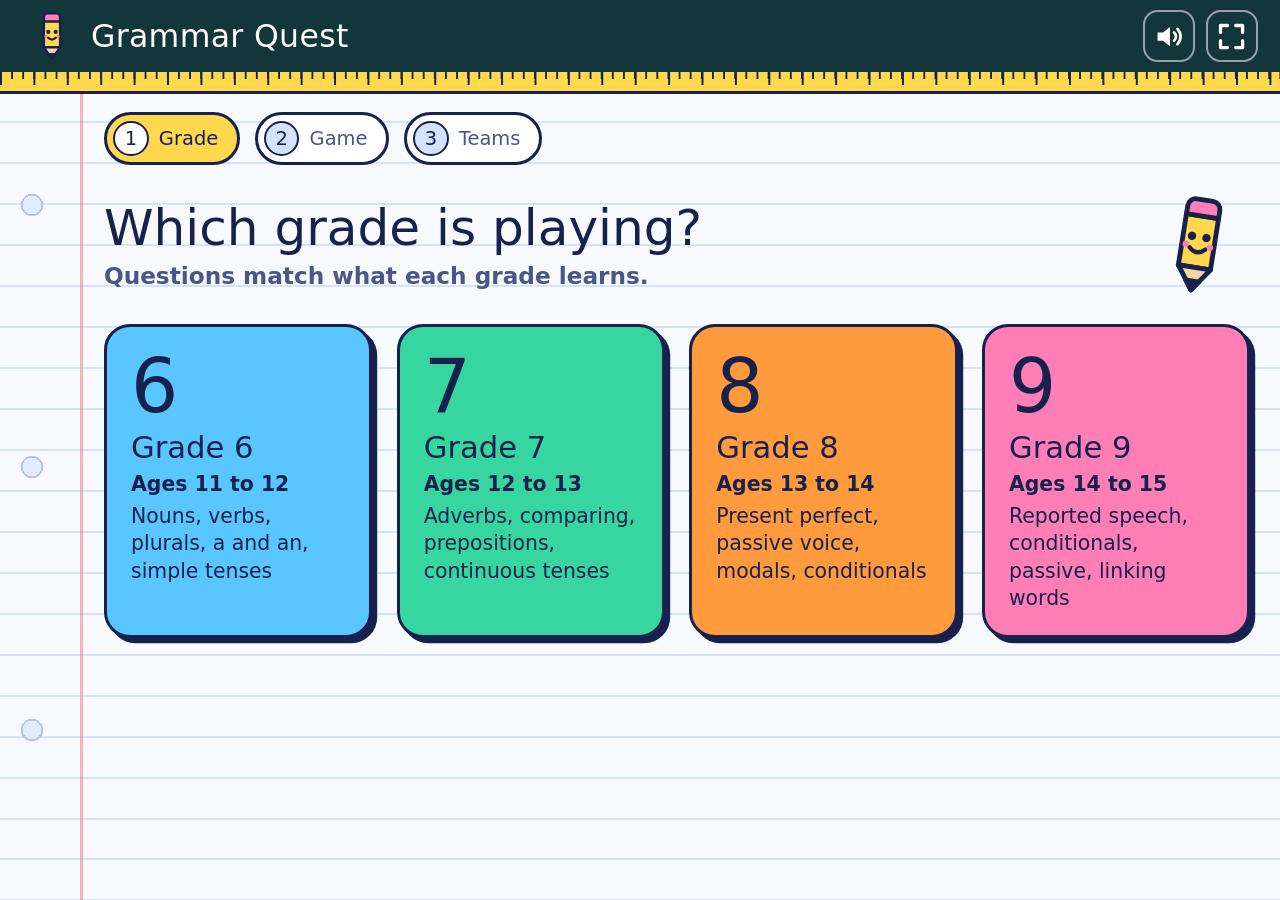
<file: index.html>
<!DOCTYPE html>
<html lang="en">
<head>
  <meta charset="utf-8">
  <meta name="viewport" content="width=device-width, initial-scale=1">
  <title>Grammar Quest</title>
  <link rel="stylesheet" href="style.css">
</head>
<body>
  <div class="app">
    <header class="topbar">
      <button class="brand" id="btn-home" type="button" aria-label="Back to the start">
        <span class="brand-mark" id="brand-mark" aria-hidden="true"></span>
        <span class="brand-name">Grammar Quest</span>
      </button>
      <div class="tools">
        <button class="tool" id="btn-sound" type="button"></button>
        <button class="tool" id="btn-full" type="button" aria-label="Full screen"></button>
      </div>
    </header>
    <main id="screen" aria-live="polite"></main>
  </div>
  <noscript>Grammar Quest needs JavaScript. Please open this file in Chrome, Edge or Firefox.</noscript>

  <script src="questions.js"></script>
  <script src="validate.js"></script>
  <script src="app.js"></script>
</body>
</html>
</file>
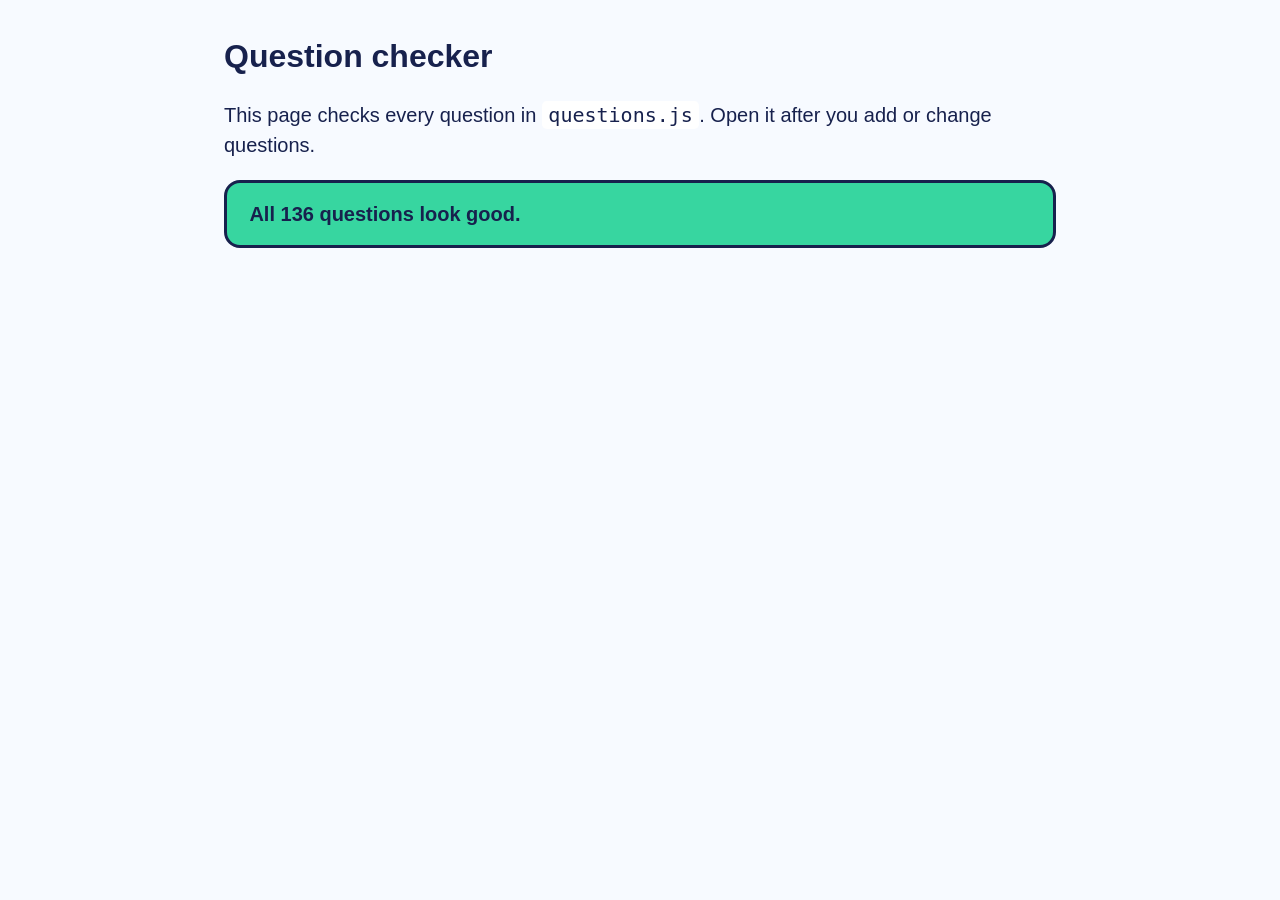
<file: check-questions.html>
<!DOCTYPE html>
<html lang="en">
<head>
  <meta charset="utf-8">
  <meta name="viewport" content="width=device-width, initial-scale=1">
  <title>Question checker</title>
  <style>
    body { margin: 0; padding: 2rem; font: 20px/1.5 "Segoe UI", Roboto, Arial, sans-serif; color: #17214D; background: #F7FAFF; }
    main { max-width: 52rem; margin: 0 auto; }
    h1 { font-size: 2rem; margin: 0 0 .5rem; }
    .ok, .bad { padding: 1rem 1.4rem; border: 3px solid #17214D; border-radius: 1rem; font-weight: 600; }
    .ok { background: #37D6A0; }
    .bad { background: #FF7EB6; }
    li { margin: .6rem 0; }
    code { background: #fff; padding: .1rem .4rem; border-radius: .3rem; }
  </style>
</head>
<body>
  <main>
    <h1>Question checker</h1>
    <p>This page checks every question in <code>questions.js</code>. Open it after you add or change questions.</p>
    <div id="result"></div>
  </main>

  <script src="questions.js"></script>
  <script src="validate.js"></script>
  <script>
    (function () {
      var box = document.getElementById('result');
      var names = { fill: 'Fill the Blank', spot: 'Spot the Mistake', build: 'Sentence Builder', sort: 'Word Sorter' };

      if (typeof QUESTION_BANK === 'undefined' || typeof gqCheckBank !== 'function') {
        box.className = 'bad';
        box.textContent = 'The questions file could not be read. A comma, bracket or quote mark is probably missing near your last change. Undo that change and try again.';
        return;
      }

      var r = gqCheckBank(QUESTION_BANK);
      if (r.problems.length === 0) {
        box.className = 'ok';
        box.textContent = 'All ' + r.count + ' questions look good.';
        return;
      }

      box.className = 'bad';
      var html = '<p>' + r.problems.length + ' problem' + (r.problems.length > 1 ? 's' : '') + ' found. The game skips these questions until they are fixed.</p><ul>';
      r.problems.forEach(function (p) {
        var where = 'Grade ' + p.grade + ', ' + names[p.type] + (p.number ? ', question number ' + p.number : '');
        html += '<li><strong>' + where + ':</strong> ' + p.message.replace(/&/g, '&amp;').replace(/</g, '&lt;') + '</li>';
      });
      box.innerHTML = html + '</ul>';
    })();
  </script>
</body>
</html>
</file>
<file: style.css>
/* =====================================================================
   GRAMMAR QUEST - look and feel
   Idea: an exercise book on a classroom desk. Ruled paper, a chalkboard
   header with a ruler along its edge, and highlighter-colour stickers.
   All sizes use rem so the game scales to any smart board.
   ===================================================================== */

:root {
  --ink: #17214D;
  --ink-soft: #4A5588;
  --board: #12363A;
  --paper: #F7FAFF;
  --rule: #D4E2FF;

  --yellow: #FFD84D;
  --pink: #FF7EB6;
  --mint: #37D6A0;
  --orange: #FF9A3D;
  --sky: #59C6FF;
  --violet: #9A82FF;
  --red: #FF5C5C;
  --blue: #2748D8;

  --pop: .28rem .28rem 0 var(--ink);
  --pop-sm: .18rem .18rem 0 var(--ink);
  --radius: 1.1rem;

  --font-head: "Arial Rounded MT Bold", "Nunito", "Trebuchet MS", "Segoe UI", system-ui, sans-serif;
  --font-body: "Segoe UI", "Nunito", "Trebuchet MS", system-ui, -apple-system, Roboto, Arial, sans-serif;
}

* { box-sizing: border-box; }

html { font-size: clamp(13px, min(1.45vw, 2.4vh), 26px); }

body {
  margin: 0;
  height: 100vh;
  height: 100dvh;
  overflow: hidden;
  font-family: var(--font-body);
  color: var(--ink);
  background: var(--paper);
}

button { font-family: inherit; color: inherit; }

/* ---------- the page: ruled paper with a margin line and punch holes ---------- */

.app {
  position: relative;
  height: 100%;
  display: flex;
  flex-direction: column;
  background: repeating-linear-gradient(var(--paper) 0 2.1rem, var(--rule) 2.1rem calc(2.1rem + 2px));
}

.app::before {                      /* red margin line */
  content: "";
  position: absolute;
  top: 0; bottom: 0; left: 4.3rem;
  width: 3px;
  background: rgba(255, 92, 92, .45);
  pointer-events: none;
}

.app::after {                       /* binder holes */
  content: "";
  position: absolute;
  top: 0; bottom: 0; left: 1rem;
  width: 1.4rem;
  pointer-events: none;
  background:
    radial-gradient(circle, #E3ECFA 0 .5rem, #B5C5E6 .5rem calc(.5rem + 2px), transparent calc(.5rem + 2px)) center 22% / 1.4rem 1.4rem no-repeat,
    radial-gradient(circle, #E3ECFA 0 .5rem, #B5C5E6 .5rem calc(.5rem + 2px), transparent calc(.5rem + 2px)) center 52% / 1.4rem 1.4rem no-repeat,
    radial-gradient(circle, #E3ECFA 0 .5rem, #B5C5E6 .5rem calc(.5rem + 2px), transparent calc(.5rem + 2px)) center 82% / 1.4rem 1.4rem no-repeat;
}

/* ---------- chalkboard header with a ruler hanging from it ---------- */

.topbar {
  position: relative;
  z-index: 3;
  flex: none;
  display: flex;
  align-items: center;
  justify-content: space-between;
  padding: .45rem 1.2rem .45rem 1rem;
  color: #fff;
  background: var(--board);
  border-bottom: 3px solid var(--ink);
}

.topbar::after {                    /* the ruler */
  content: "";
  position: absolute;
  left: 0; right: 0; top: 100%;
  height: 1rem;
  border-bottom: 3px solid var(--ink);
  background:
    linear-gradient(90deg, var(--ink) 2px, transparent 2px) 0 0 / .6rem 38% repeat-x,
    linear-gradient(90deg, var(--ink) 2px, transparent 2px) 0 0 / 1.8rem 70% repeat-x,
    var(--yellow);
}

.brand {
  display: flex;
  align-items: center;
  gap: .7rem;
  background: none;
  border: 0;
  padding: .1rem .4rem;
  border-radius: .8rem;
  cursor: pointer;
  color: #fff;
}
.brand-mark { display: block; width: 2.8rem; height: 2.8rem; }
.brand-mark svg { width: 100%; height: 100%; display: block; }
.brand-name { font-family: var(--font-head); font-size: 1.7rem; letter-spacing: .01em; }

.tools { display: flex; gap: .6rem; }
.tool {
  width: 2.8rem; height: 2.8rem;
  display: grid; place-items: center;
  background: transparent;
  border: 2px solid rgba(255, 255, 255, .55);
  border-radius: .8rem;
  cursor: pointer;
  padding: .4rem;
}
.tool svg { width: 100%; height: 100%; }
.tool:active { background: rgba(255, 255, 255, .2); }

.brand:focus-visible, .tool:focus-visible { outline: 3px solid var(--yellow); outline-offset: 2px; }

/* ---------- main area ---------- */

main {
  position: relative;
  z-index: 1;
  flex: 1;
  min-height: 0;
  overflow: auto;
  padding: 2rem 1.6rem 1.2rem 5.6rem;
}

.notice { font-size: 1.4rem; padding: 2rem; }

/* ---------- buttons ---------- */

.btn {
  font-family: var(--font-head);
  font-size: 1.15rem;
  min-height: 3rem;
  padding: .65rem 1.5rem;
  color: var(--ink);
  background: var(--yellow);
  border: 3px solid var(--ink);
  border-radius: var(--radius);
  box-shadow: var(--pop-sm);
  cursor: pointer;
  touch-action: manipulation;
  -webkit-tap-highlight-color: transparent;
  transition: transform .08s, box-shadow .08s;
}
.btn:active:not([disabled]) { transform: translate(.18rem, .18rem); box-shadow: 0 0 0 var(--ink); }
.btn:focus-visible, .tile:focus-visible, .opt:focus-visible, .chip:focus-visible,
.basket:focus-visible, .seg button:focus-visible, .name-field input:focus-visible {
  outline: 4px solid var(--blue);
  outline-offset: 3px;
}
.btn.primary { background: var(--blue); color: #fff; }
.btn.ghost { background: #fff; }
.btn.big { font-size: 1.4rem; padding: .8rem 2rem; }
.btn[disabled] { opacity: .45; cursor: not-allowed; box-shadow: none; }

/* =====================================================================
   START SCREENS
   ===================================================================== */

.home { max-width: 74rem; margin: 0 auto; display: flex; flex-direction: column; gap: 1.5rem; }

.stepper { list-style: none; margin: 0; padding: 0; display: flex; gap: .8rem; flex-wrap: wrap; }
.stepper li {
  display: flex; align-items: center; gap: .55rem;
  padding: .3rem 1rem .3rem .35rem;
  font-family: var(--font-head); font-size: 1.05rem;
  color: var(--ink-soft);
  background: #fff;
  border: 3px solid var(--ink);
  border-radius: 2rem;
}
.stepper li span {
  width: 1.9rem; height: 1.9rem;
  display: grid; place-items: center;
  color: var(--ink);
  background: var(--rule);
  border: 2.5px solid var(--ink);
  border-radius: 50%;
}
.stepper li.now { color: var(--ink); background: var(--yellow); }
.stepper li.now span { background: #fff; }
.stepper li.done { color: var(--ink); background: var(--mint); }
.stepper li.done span { background: #fff; }

.step-head { display: flex; align-items: center; justify-content: space-between; gap: 1.5rem; }
.step-title { margin: 0; font-family: var(--font-head); font-size: 2.7rem; line-height: 1.1; font-weight: normal; text-wrap: balance; }
.step-sub { margin: .4rem 0 0; font-size: 1.25rem; color: var(--ink-soft); font-weight: 600; }
.mascot { flex: none; width: 5.6rem; height: 5.6rem; transform: rotate(9deg); }
.mascot svg { width: 100%; height: 100%; display: block; }

.tiles { display: grid; gap: 1.3rem; }
.tiles.grades { grid-template-columns: repeat(4, 1fr); }
.tiles.games { grid-template-columns: repeat(3, 1fr); }

.tile {
  min-height: 11.5rem;
  display: flex; flex-direction: column; align-items: flex-start; gap: .35rem;
  padding: 1.2rem 1.3rem;
  text-align: left;
  font: inherit;
  color: var(--ink);
  background: var(--tile);
  border: 3px solid var(--ink);
  border-radius: 1.4rem;
  box-shadow: var(--pop);
  cursor: pointer;
  touch-action: manipulation;
  -webkit-tap-highlight-color: transparent;
  transition: transform .1s, box-shadow .1s;
}
.tile:hover { transform: translate(-.1rem, -.1rem); box-shadow: .4rem .4rem 0 var(--ink); }
.tile:active { transform: translate(.28rem, .28rem); box-shadow: 0 0 0 var(--ink); }
.big-num { font-family: var(--font-head); font-size: 4rem; line-height: 1; }
.tile-icon { width: 3.8rem; height: 3.8rem; display: block; }
.tile-icon svg { width: 100%; height: 100%; display: block; }
.tile-title { font-family: var(--font-head); font-size: 1.65rem; line-height: 1.15; }
.tile-sub { font-size: 1.1rem; font-weight: 700; }
.tile-note { font-size: 1.1rem; line-height: 1.35; }

.panel {
  display: flex; flex-direction: column; gap: 1.1rem;
  padding: 1.3rem 1.6rem;
  background: #fff;
  border: 3px solid var(--ink);
  border-radius: var(--radius);
  box-shadow: var(--pop);
}
.field-label { margin: 0; font-family: var(--font-head); font-size: 1.25rem; }
.field-note { margin: 0; font-size: 1.1rem; color: var(--ink-soft); font-weight: 600; }

.seg { display: flex; flex-wrap: wrap; gap: .7rem; }
.seg button {
  min-height: 3rem;
  padding: .5rem 1.3rem;
  font-family: var(--font-head); font-size: 1.15rem;
  background: #fff;
  border: 3px solid var(--ink);
  border-radius: var(--radius);
  box-shadow: var(--pop-sm);
  cursor: pointer;
  touch-action: manipulation;
}
.seg button[aria-pressed="true"] { background: var(--blue); color: #fff; }

.names { display: grid; grid-template-columns: repeat(auto-fit, minmax(16rem, 1fr)); gap: .9rem; }
.name-field { display: flex; align-items: center; gap: .7rem; }
.name-field input {
  flex: 1; min-width: 0;
  padding: .55rem .9rem;
  font: inherit; font-size: 1.2rem; color: var(--ink);
  background: var(--paper);
  border: 3px solid var(--ink);
  border-radius: .8rem;
}

.swatch {
  flex: none;
  width: 2.3rem; height: 2.3rem;
  display: grid; place-items: center;
  background: var(--tc);
  border: 3px solid var(--ink);
  border-radius: 50%;
}
.swatch svg { width: 70%; height: 70%; display: block; }

.actions { display: flex; align-items: center; justify-content: space-between; gap: 1rem; flex-wrap: wrap; }

/* =====================================================================
   GAME SCREEN
   ===================================================================== */

.play { height: 100%; display: flex; flex-direction: column; gap: .9rem; min-height: 0; }

.topline { display: flex; align-items: center; flex-wrap: wrap; gap: .8rem 1.2rem; }
.topline #turn { margin-left: auto; }
.scoreboard { display: flex; flex-wrap: wrap; gap: .8rem; }

.team {
  display: flex; align-items: center; gap: .6rem;
  padding: .35rem 1rem .35rem .45rem;
  background: #fff;
  border: 3px solid var(--ink);
  border-radius: var(--radius);
  box-shadow: var(--pop-sm);
  transition: transform .15s, background .15s;
}
.team.active { background: var(--tc); transform: translateY(-.2rem); }
.tname { font-family: var(--font-head); font-size: 1.1rem; }
.score { min-width: 2.6rem; text-align: right; font-family: var(--font-head); font-size: 1.9rem; line-height: 1; }
.team.pop .score { animation: popScore .5s ease-out; }
.streak { display: inline-flex; align-items: center; gap: .1rem; font-family: var(--font-head); font-size: 1rem; }
.streak svg { width: 1.3rem; height: 1.3rem; }

.hud { display: flex; align-items: center; flex-wrap: wrap; gap: .8rem 1.2rem; }
.dots { display: flex; gap: .4rem; align-items: center; }
.dots span { width: 1rem; height: 1rem; background: #fff; border: 2.5px solid var(--ink); border-radius: 50%; }
.dots span.done { background: var(--ink); }
.dots span.now { background: var(--yellow); transform: scale(1.3); }
.qcount { font-weight: 700; font-size: 1.1rem; }
.kind {
  display: inline-flex; align-items: center; gap: .45rem;
  padding: .15rem 1rem .15rem .3rem;
  font-family: var(--font-head); font-size: 1.05rem;
  background: var(--tile);
  border: 3px solid var(--ink);
  border-radius: 2rem;
}
.kind-icon { display: block; width: 1.9rem; height: 1.9rem; }
.kind-icon svg { width: 100%; height: 100%; display: block; }
.turn {
  margin-left: auto;
  padding: .25rem 1.1rem;
  font-family: var(--font-head); font-size: 1.2rem;
  background: var(--tc);
  border: 3px solid var(--ink);
  border-radius: 2rem;
}

.stage { flex: 1; min-height: 0; overflow: auto; display: flex; flex-direction: column; gap: 1rem; padding: .2rem .5rem 1rem .1rem; }
.instruction { margin: 0; font-size: 1.25rem; font-weight: 600; color: var(--ink-soft); }
.sort-title { margin: 0; font-family: var(--font-head); font-weight: normal; font-size: 2rem; }

.card {
  padding: 1.4rem 1.8rem;
  background: #fff;
  border: 3px solid var(--ink);
  border-radius: var(--radius);
  box-shadow: var(--pop);
}
.prompt { margin: 0; font-size: 2.3rem; line-height: 1.5; font-weight: 600; }

.blank {
  display: inline-block;
  min-width: 7rem;
  margin: 0 .3rem;
  padding: 0 .5rem;
  text-align: center;
  border-bottom: .3rem solid var(--ink);
  background: linear-gradient(transparent 55%, var(--yellow) 55%);
}
.blank.filled { background: var(--mint); border-radius: .5rem .5rem 0 0; }

/* Fill the Blank: answer buttons */
.options { display: grid; grid-template-columns: repeat(2, 1fr); gap: 1rem; }
.opt {
  display: flex; align-items: center; gap: .9rem;
  min-height: 4.6rem;
  padding: .7rem 1.2rem;
  font-family: var(--font-head); font-size: 1.8rem; text-align: left;
  background: var(--oc);
  border: 3px solid var(--ink);
  border-radius: var(--radius);
  box-shadow: var(--pop);
  cursor: pointer;
  touch-action: manipulation;
  -webkit-tap-highlight-color: transparent;
  transition: transform .08s, box-shadow .08s;
}
.opt:active { transform: translate(.28rem, .28rem); box-shadow: 0 0 0 var(--ink); }
.opt .key {
  flex: none; width: 2.5rem; height: 2.5rem;
  display: grid; place-items: center;
  font-size: 1.2rem;
  background: #fff;
  border: 3px solid var(--ink);
  border-radius: 50%;
}
.options.locked .opt { pointer-events: none; }
.opt.good { background: var(--mint); }
.opt.good::after { content: "\2713"; margin-left: auto; font-size: 1.8rem; }
.opt.bad { background: var(--red); color: #fff; }
.opt.bad::after { content: "\2717"; margin-left: auto; font-size: 1.8rem; }
.opt.dim { opacity: .45; }

/* Words that can be tapped (Spot the Mistake, Sentence Builder, Word Sorter) */
.chip {
  padding: .45rem 1.1rem;
  font-size: 1.8rem; line-height: 1.2;
  background: #fff;
  border: 3px solid var(--ink);
  border-radius: .8rem;
  box-shadow: var(--pop-sm);
  cursor: pointer;
  touch-action: manipulation;
  -webkit-tap-highlight-color: transparent;
}
.chip:active { transform: translate(.18rem, .18rem); box-shadow: 0 0 0 var(--ink); }
.chip.big { font-size: 2.2rem; }
.chip.sel { background: var(--yellow); transform: translateY(-.25rem); }
.chip.right { background: var(--mint); }
.chip.target { background: var(--yellow); }
.chip.wrong { background: var(--red); color: #fff; animation: shake .4s; }
.locked .chip { pointer-events: none; }

.sentence { display: flex; flex-wrap: wrap; gap: .9rem; }

/* Sentence Builder */
.tray {
  min-height: 6rem;
  display: flex; flex-wrap: wrap; align-items: center; gap: .7rem;
  padding: 1rem 1.2rem;
  background: #fff;
  border: 3px solid var(--ink);
  border-radius: var(--radius);
  box-shadow: var(--pop);
}
.tray:empty::before { content: attr(data-empty); font-size: 1.3rem; color: var(--ink-soft); }
.tray.ok { background: #E3FBF1; }
.tray.bad { background: #FFE6F1; }
.bank {
  min-height: 5.5rem;
  display: flex; flex-wrap: wrap; justify-content: center; gap: .8rem;
  padding: 1rem;
  border: 3px dashed var(--ink-soft);
  border-radius: var(--radius);
}
.build-actions { display: flex; align-items: center; flex-wrap: wrap; gap: 1rem; }
.hint-msg { font-size: 1.25rem; font-weight: 700; color: #B3174F; }
.shake { animation: shake .4s; }

/* Word Sorter */
.pool { display: flex; flex-wrap: wrap; justify-content: center; gap: .8rem; min-height: 4.5rem; }
.baskets { display: grid; grid-template-columns: repeat(var(--cols, 2), 1fr); gap: 1rem; }
.basket {
  display: flex; flex-direction: column; align-items: stretch; gap: .6rem;
  min-height: 9.5rem;
  padding: .8rem;
  text-align: left;
  background: var(--bc);
  border: 3px solid var(--ink);
  border-radius: var(--radius);
  box-shadow: var(--pop);
  cursor: pointer;
  touch-action: manipulation;
  -webkit-tap-highlight-color: transparent;
}
.basket-name { font-family: var(--font-head); font-size: 1.5rem; }
.placed { display: flex; flex-wrap: wrap; gap: .45rem; }
.mini { padding: .1rem .7rem; font-size: 1.15rem; background: #fff; border: 2.5px solid var(--ink); border-radius: .6rem; }
.basket.nope { animation: shake .4s; background: var(--red); }
.locked .basket { pointer-events: none; }

/* Feedback panel under the question */
.feedback {
  display: flex; align-items: center; gap: 1.4rem;
  padding: 1rem 1.4rem;
  background: var(--mint);
  border: 3px solid var(--ink);
  border-radius: var(--radius);
  box-shadow: var(--pop);
  animation: slideUp .25s ease-out;
}
.feedback[hidden] { display: none; }
.feedback.bad { background: var(--pink); }
.feedback.mid { background: var(--yellow); }
.fb-body { flex: 1; min-width: 0; }
.fb-title { margin: 0; display: flex; align-items: baseline; flex-wrap: wrap; gap: .3rem 1rem; font-family: var(--font-head); font-weight: normal; font-size: 1.8rem; }
.fb-pts { font-size: 1.25rem; }
.fb-text { margin: .3rem 0 0; max-width: 62ch; font-size: 1.25rem; line-height: 1.45; }
.feedback .btn { flex: none; white-space: nowrap; }

/* =====================================================================
   RESULTS
   ===================================================================== */

.results { max-width: 54rem; margin: 0 auto; display: flex; flex-direction: column; align-items: center; gap: 1.2rem; text-align: center; }
.trophy { width: 8rem; height: 8rem; }
.trophy svg { width: 100%; height: 100%; display: block; }
.results h1 { margin: 0; font-family: var(--font-head); font-weight: normal; font-size: 3rem; line-height: 1.1; text-wrap: balance; }
.results .lead { margin: 0; font-size: 1.35rem; font-weight: 600; color: var(--ink-soft); }
.ranking { width: 100%; display: flex; flex-direction: column; gap: .8rem; }
.rank-row {
  display: flex; align-items: center; gap: .9rem;
  padding: .6rem 1rem;
  text-align: left;
  background: #fff;
  border: 3px solid var(--ink);
  border-radius: var(--radius);
  box-shadow: var(--pop-sm);
}
.rank-name { flex: 0 0 11rem; font-family: var(--font-head); font-size: 1.25rem; }
.rank-bar { flex: 1; height: 1.4rem; background: var(--rule); border: 2.5px solid var(--ink); border-radius: 1rem; overflow: hidden; }
.rank-bar i { display: block; height: 100%; background: var(--tc); border-right: 2.5px solid var(--ink); }
.rank-score { flex: 0 0 4.5rem; text-align: right; font-family: var(--font-head); font-size: 1.8rem; }
.results .actions { justify-content: center; }

.confetti { position: fixed; inset: 0; z-index: 20; overflow: hidden; pointer-events: none; }
.confetti i { position: absolute; top: -2rem; width: .7rem; height: 1.2rem; animation: fall linear forwards; }

/* =====================================================================
   MOTION
   ===================================================================== */

@keyframes shake {
  0%, 100% { transform: translateX(0); }
  20% { transform: translateX(-.5rem); }
  40% { transform: translateX(.5rem); }
  60% { transform: translateX(-.35rem); }
  80% { transform: translateX(.35rem); }
}
@keyframes popScore { 0% { transform: scale(1); } 40% { transform: scale(1.3); } 100% { transform: scale(1); } }
@keyframes slideUp { from { transform: translateY(1.2rem); opacity: 0; } to { transform: none; opacity: 1; } }
@keyframes fall { to { transform: translateY(110vh) rotate(720deg); } }

@media (prefers-reduced-motion: reduce) {
  *, *::before, *::after { animation: none !important; transition: none !important; }
}

/* =====================================================================
   SMALLER SCREENS (tablets and phones)
   ===================================================================== */

@media (max-width: 900px) {
  .tiles.grades { grid-template-columns: repeat(2, 1fr); }
  .tiles.games { grid-template-columns: repeat(2, 1fr); }
}

@media (max-width: 720px) {
  html { font-size: 14px; }
  .app::before, .app::after { display: none; }
  main { padding: 1.6rem 1rem 1rem; }
  .brand-name { font-size: 1.3rem; }
  .step-title { font-size: 2rem; }
  .mascot { display: none; }
  .tiles.grades, .tiles.games { grid-template-columns: 1fr; }
  .options { grid-template-columns: 1fr; }
  .prompt { font-size: 1.7rem; }
  .feedback { flex-direction: column; align-items: stretch; }
  .turn { margin-left: 0; }
  .rank-name { flex-basis: 7rem; }
}

.step { display: flex; flex-direction: column; gap: 1.5rem; }

/* children of the stage keep their natural height; the stage itself scrolls */
.stage > * { flex-shrink: 0; }
</file>
